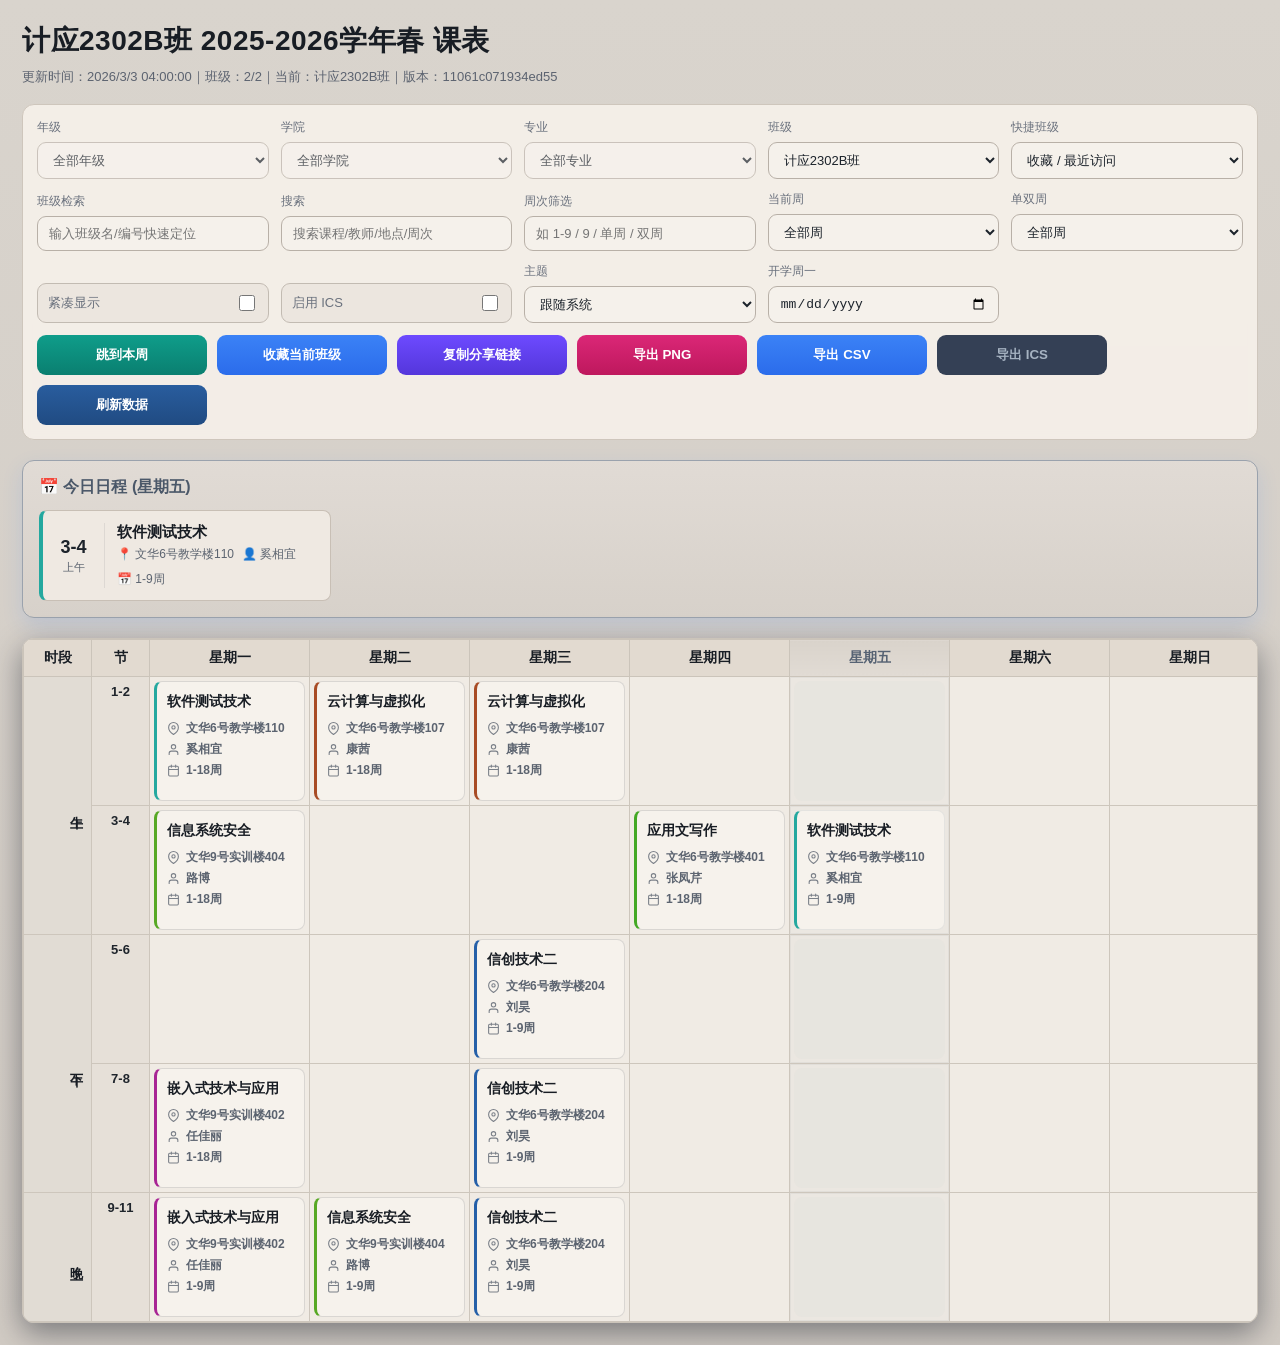
<file: public/index.html>
<!doctype html>
<html lang="zh-CN">
  <head>
    <meta charset="UTF-8" />
    <meta name="viewport" content="width=device-width, initial-scale=1.0" />
    <meta name="color-scheme" content="dark light" />
    <title>班级课表</title>
    <script>
      (() => {
        const key = "timetable_theme_v1";
        let preference = "system";
        try {
          const stored = localStorage.getItem(key);
          if (stored === "light" || stored === "dark" || stored === "system") {
            preference = stored;
          }
        } catch (error) {
          console.warn("read theme preference failed", error);
        }

        const prefersDark = window.matchMedia
          ? window.matchMedia("(prefers-color-scheme: dark)").matches
          : true;
        const applied = preference === "system"
          ? (prefersDark ? "dark" : "light")
          : preference;

        document.documentElement.dataset.themePreference = preference;
        document.documentElement.dataset.theme = applied;
      })();
    </script>
    <link rel="stylesheet" href="./styles.css?v=10" />
    <link rel="manifest" href="./manifest.json" />
  </head>
  <body>
    <main class="container">
      <header class="page-header">
        <h1 id="viewTitle">学校课表</h1>
        <p id="status" class="status">加载中...</p>
      </header>

      <section class="toolbar">
        <label class="control">
          <span>年级</span>
          <select id="gradeSelect"></select>
        </label>

        <label class="control">
          <span>学院</span>
          <select id="collegeSelect"></select>
        </label>

        <label class="control">
          <span>专业</span>
          <select id="majorSelect"></select>
        </label>

        <label class="control">
          <span>班级</span>
          <select id="classSelect"></select>
        </label>

        <label class="control">
          <span>快捷班级</span>
          <select id="quickClassSelect">
            <option value="">收藏 / 最近访问</option>
          </select>
        </label>

        <label class="control">
          <span>班级检索</span>
          <input id="classFilterInput" type="search" placeholder="输入班级名/编号快速定位" />
        </label>

        <label class="control grow">
          <span>搜索</span>
          <input id="searchInput" type="search" placeholder="搜索课程/教师/地点/周次" />
        </label>

        <label class="control">
          <span>周次筛选</span>
          <input id="weekFilterInput" type="search" placeholder="如 1-9 / 9 / 单周 / 双周" />
        </label>

        <label class="control">
          <span>当前周</span>
          <select id="weekNumberSelect">
            <option value="">全部周</option>
          </select>
        </label>

        <label class="control">
          <span>单双周</span>
          <select id="weekModeSelect">
            <option value="all">全部周</option>
            <option value="odd">仅单周</option>
            <option value="even">仅双周</option>
          </select>
        </label>

        <label class="control control-inline">
          <span>紧凑显示</span>
          <input id="compactToggle" type="checkbox" />
        </label>

        <label class="control control-inline">
          <span>启用 ICS</span>
          <input id="enableIcsToggle" type="checkbox" />
        </label>

        <label class="control">
          <span>主题</span>
          <select id="themeSelect">
            <option value="system">跟随系统</option>
            <option value="dark">深色</option>
            <option value="light">浅色</option>
          </select>
        </label>

        <label class="control">
          <span>开学周一</span>
          <input id="termStartInput" type="date" />
        </label>

        <div class="toolbar-actions">
          <button id="jumpCurrentWeekBtn" type="button">跳到本周</button>
          <button id="favoriteClassBtn" type="button">收藏当前班级</button>
          <button id="copyShareLinkBtn" type="button">复制分享链接</button>
          <button id="exportPngBtn" type="button">导出 PNG</button>
          <button id="exportCsvBtn" type="button">导出 CSV</button>
          <button id="exportIcsBtn" type="button" disabled>导出 ICS</button>
          <button id="reloadBtn" type="button">刷新数据</button>
        </div>
      </section>

      <section id="todaySchedule" class="today-schedule hidden"></section>

      <section id="tableContainer" class="table-wrap"></section>

      <div id="detailModal" class="detail-modal hidden" role="dialog" aria-modal="true" aria-hidden="true">
        <div id="detailModalBackdrop" class="detail-modal-backdrop"></div>
        <div class="detail-modal-panel" role="document">
          <div class="detail-modal-header">
            <h2 id="detailModalTitle">课程详情</h2>
            <button id="detailModalClose" type="button">关闭</button>
          </div>
          <div id="detailModalBody" class="detail-modal-body"></div>
        </div>
      </div>
      
      <!-- Toast Container -->
      <div id="toast-container" class="toast-container"></div>
      
      <!-- Loading Overlay -->
      <div id="loading-overlay" class="loading-overlay hidden">
          <div class="spinner"></div>
      </div>

    </main>
    <script src="./vendor/html2canvas.min.js"></script>
    <script type="module" src="./js/main.js?v=5"></script>
    <script>
      if ("serviceWorker" in navigator) {
        navigator.serviceWorker.register("./sw.js").catch(() => {});
      }
    </script>
  </body>
</html>
</file>
<file: public/styles.css>
/* ===== CSS Variables ===== */

:root {
  color-scheme: dark;
  --bg-body: radial-gradient(circle at top, #13233a 0%, #090f19 58%);
  --text-primary: #d7e5f3;
  --text-heading: #eef2f7;
  --text-secondary: #98afc7;
  --text-muted: #86a0bb;
  --panel-bg: rgba(10, 20, 34, 0.78);
  --panel-border: #22364e;
  --control-bg: #0f1724;
  --control-border: #2b3b4f;
  --input-bg: #0f1724;
  --input-border: #2b3b4f;
  --input-text: #d5e3f0;
  --table-wrap-bg: #0b1220;
  --table-wrap-border: #203248;
  --thead-bg: #070e17;
  --thead-border: #2a3b51;
  --cell-border: #25374d;
  --tbody-bg: #10222f;
  --session-bg: #081019;
  --period-bg: #0c1624;
  --card-bg: rgba(13, 39, 60, 0.65);
  --card-bg-hover: rgba(18, 48, 73, 0.98);
  --card-border: rgba(42, 81, 111, 0.3);
  --meta-text: #94a3b8;
  --today-panel-bg: linear-gradient(135deg, rgba(20, 35, 55, 0.9) 0%, rgba(13, 24, 38, 0.95) 100%);
  --today-panel-border: #3b82f6;
  --today-card-bg: rgba(30, 41, 59, 0.6);
  --today-card-bg-hover: rgba(30, 41, 59, 0.8);
  --today-card-border: #334155;
  --today-header-color: #60a5fa;
  --today-empty-bg: rgba(16, 30, 48, 0.6);
  --today-empty-border: #334155;
  --today-empty-text: #94a3b8;
  --today-empty-heading-color: #94a3b8;
  --today-time-border: rgba(255, 255, 255, 0.1);
  --period-badge-color: #ffffff;
  --compact-period-color: #dbeafe;
  --modal-backdrop: rgba(3, 8, 15, 0.72);
  --modal-bg: #0b1625;
  --modal-header-bg: #0d1a2b;
  --modal-border: #284160;
  --detail-card-bg: rgba(13, 39, 60, 0.72);
  --detail-card-border: #2a516f;
  --toast-bg: rgba(15, 23, 42, 0.95);
  --toast-border: #334155;
  --today-column-header-bg: linear-gradient(180deg, #13345b 0%, #0d2038 100%);
  --today-column-header-color: #dbeafe;
  --today-column-cell-bg: rgba(59, 130, 246, 0.08);
  --today-column-outline: rgba(96, 165, 250, 0.18);
  --today-column-empty-bg: rgba(37, 99, 235, 0.08);
  --today-column-card-border: rgba(96, 165, 250, 0.28);
  --png-export-bg: #09111b;
  --png-export-panel-bg: #0b1220;
  --png-export-panel-border: #203248;
}

:root[data-theme="light"] {
  color-scheme: light;
  --bg-body: linear-gradient(180deg, #d9d4cd 0%, #d1cbc4 100%);
  --text-primary: #1f252c;
  --text-heading: #181d24;
  --text-secondary: #5c6370;
  --text-muted: #6a717d;
  --panel-bg: rgba(244, 239, 233, 0.96);
  --panel-border: #cec6bc;
  --control-bg: #ece6df;
  --control-border: #c2bbb2;
  --input-bg: #f5f1eb;
  --input-border: #b8b0a7;
  --input-text: #1c232b;
  --table-wrap-bg: #f0ebe4;
  --table-wrap-border: #cbc4ba;
  --thead-bg: #e2dad0;
  --thead-border: #cbc4ba;
  --cell-border: #cdc6bc;
  --tbody-bg: #ebe5de;
  --session-bg: #e1dcd4;
  --period-bg: #e6e0d8;
  --card-bg: rgba(246, 242, 236, 0.98);
  --card-bg-hover: rgba(238, 233, 227, 1);
  --card-border: rgba(124, 125, 131, 0.24);
  --meta-text: #5c6470;
  --today-panel-bg: linear-gradient(180deg, rgba(225, 219, 213, 0.98) 0%, rgba(215, 209, 202, 0.98) 100%);
  --today-panel-border: #9aa2ad;
  --today-card-bg: #efe9e2;
  --today-card-bg-hover: #e6dfd7;
  --today-card-border: #c8bfb5;
  --today-header-color: #4b5869;
  --today-empty-bg: rgba(229, 223, 216, 0.98);
  --today-empty-border: #b7aea5;
  --today-empty-text: #646b76;
  --today-empty-heading-color: #4f5b6c;
  --today-time-border: rgba(15, 23, 42, 0.08);
  --period-badge-color: #1c232b;
  --compact-period-color: #4f5d70;
  --modal-backdrop: rgba(15, 23, 42, 0.28);
  --modal-bg: #f3eee8;
  --modal-header-bg: #e6dfd7;
  --modal-border: #cbc3b8;
  --detail-card-bg: #ebe4dc;
  --detail-card-border: #cfc6bb;
  --toast-bg: rgba(244, 239, 233, 0.98);
  --toast-border: #cbc3b8;
  --today-column-header-bg: linear-gradient(180deg, #d9d3cb 0%, #e1dbd4 100%);
  --today-column-header-color: #566273;
  --today-column-cell-bg: rgba(100, 112, 129, 0.035);
  --today-column-outline: rgba(100, 112, 129, 0.08);
  --today-column-empty-bg: rgba(100, 112, 129, 0.025);
  --today-column-card-border: rgba(100, 112, 129, 0.12);
  --png-export-bg: #d9d4cd;
  --png-export-panel-bg: #f3eee8;
  --png-export-panel-border: #cbc3b8;
}

/* ===== Reset ===== */

* {
  box-sizing: border-box;
}

/* ===== Base Layout ===== */

body {
  margin: 0;
  font-family: -apple-system, BlinkMacSystemFont, "Segoe UI", "PingFang SC",
    "Microsoft YaHei", sans-serif;
  background: var(--bg-body);
  color: var(--text-primary);
}

.container {
  max-width: 1360px;
  margin: 0 auto;
  padding: 22px;
}

.page-header {
  margin-bottom: 18px;
}

h1 {
  margin: 0;
  font-size: 28px;
  font-weight: 700;
  letter-spacing: 0.5px;
  color: var(--text-heading);
}

.status {
  margin: 8px 0 0;
  color: var(--text-secondary);
  font-size: 13px;
}

/* ===== Toolbar & Controls ===== */

.toolbar {
  display: grid;
  grid-template-columns: repeat(5, minmax(150px, 1fr));
  align-items: end;
  gap: 12px;
  margin-bottom: 20px;
  padding: 14px;
  border-radius: 12px;
  border: 1px solid var(--panel-border);
  background: var(--panel-bg);
  backdrop-filter: blur(4px);
}

.control {
  display: flex;
  flex-direction: column;
  gap: 6px;
}

.control > span {
  font-size: 12px;
  color: var(--text-muted);
}

.control-inline {
  flex-direction: row;
  align-items: center;
  justify-content: flex-start;
  gap: 8px;
  min-height: 40px;
  padding: 0 10px;
  border: 1px solid var(--control-border);
  border-radius: 9px;
  background: var(--control-bg);
}

.control-inline > span {
  margin-right: auto;
  color: var(--text-muted);
  font-size: 13px;
}

.control-inline input[type="checkbox"] {
  width: 16px;
  height: 16px;
  accent-color: #3b82f6;
}

.grow {
  flex: 1;
}

.toolbar-actions {
  grid-column: 1 / -1;
  display: flex;
  gap: 10px;
  flex-wrap: wrap;
}

.toolbar-actions > button {
  min-width: 170px;
}

/* ===== Form Elements ===== */

select,
input[type="search"],
input[type="date"] {
  border: 1px solid var(--input-border);
  border-radius: 9px;
  padding: 9px 11px;
  font-size: 13px;
  color: var(--input-text);
  background: var(--input-bg);
}

select:focus,
input[type="search"]:focus,
input[type="date"]:focus {
  outline: none;
  border-color: #3b82f6;
  box-shadow: 0 0 0 2px rgba(59, 130, 246, 0.22);
}

button {
  border: none;
  border-radius: 9px;
  height: 40px;
  padding: 0 16px;
  background: linear-gradient(180deg, #3b82f6 0%, #2b6ceb 100%);
  color: #fff;
  cursor: pointer;
  font-weight: 600;
  transition: background 0.2s ease, transform 0.16s ease;
}

button:hover {
  background: linear-gradient(180deg, #2f74e6 0%, #225acb 100%);
  transform: translateY(-1px);
}

button:disabled {
  background: #344055;
  color: #a6b3c2;
  cursor: not-allowed;
  transform: none;
}

/* ===== Button Variants ===== */

#reloadBtn {
  background: linear-gradient(180deg, #295d9e 0%, #204b82 100%);
}

#reloadBtn:hover {
  background: linear-gradient(180deg, #2c69b4 0%, #255792 100%);
}

#jumpCurrentWeekBtn {
  background: linear-gradient(180deg, #0f9d8a 0%, #0a7f70 100%);
}

#jumpCurrentWeekBtn:hover {
  background: linear-gradient(180deg, #13b19c 0%, #0b8d7c 100%);
}

#copyShareLinkBtn {
  background: linear-gradient(180deg, #6d4aff 0%, #5436db 100%);
}

#copyShareLinkBtn:hover {
  background: linear-gradient(180deg, #7b5cff 0%, #6041eb 100%);
}

#favoriteClassBtn.is-active {
  background: linear-gradient(180deg, #f59e0b 0%, #d97706 100%);
  color: #fff7ed;
}

#favoriteClassBtn.is-active:hover {
  background: linear-gradient(180deg, #fbbf24 0%, #ea860d 100%);
}

#exportPngBtn {
  background: linear-gradient(180deg, #db2777 0%, #be185d 100%);
}

#exportPngBtn:hover {
  background: linear-gradient(180deg, #ec4899 0%, #cf1d68 100%);
}

/* ===== Table Structure ===== */

.table-wrap {
  overflow: auto;
  background: var(--table-wrap-bg);
  border-radius: 12px;
  border: 1px solid var(--table-wrap-border);
  box-shadow: 0 10px 30px rgba(3, 10, 24, 0.42);
}

.schedule-table,
.legacy-table {
  width: 100%;
  border-collapse: collapse;
  min-width: 1000px;
}

.schedule-table thead th,
.legacy-table thead th {
  background: var(--thead-bg);
  color: var(--text-heading);
  border: 1px solid var(--thead-border);
  padding: 9px 8px;
  font-size: 14px;
  text-align: center;
  font-weight: 700;
  position: sticky;
  top: 0;
  z-index: 2;
}

.schedule-table td,
.schedule-table th,
.legacy-table td,
.legacy-table th {
  border: 1px solid var(--cell-border);
  font-size: 13px;
  vertical-align: top;
}

.schedule-table tbody td,
.legacy-table tbody td {
  background: var(--tbody-bg);
  color: var(--text-primary);
}

.schedule-table .session-cell {
  min-width: 68px;
  text-align: center;
  font-weight: 700;
  background: var(--session-bg);
  color: var(--text-heading);
  writing-mode: vertical-rl;
  text-orientation: upright;
  letter-spacing: 1px;
  padding: 7px 6px;
}

.schedule-table .period-cell {
  min-width: 58px;
  text-align: center;
  font-weight: 700;
  background: var(--period-bg);
  color: var(--text-primary);
  padding: 7px 6px;
}

.schedule-table .course-cell {
  width: 14.28%;
  min-width: 160px;
  min-height: 120px;
  padding: 4px;
  background: transparent;
}

.legacy-table th,
.legacy-table td {
  padding: 8px 10px;
}

.empty {
  padding: 18px;
  color: var(--meta-text);
  font-size: 14px;
}

/* ===== Course Card ===== */

.course-stack {
  display: flex;
  flex-direction: column;
  gap: 5px;
}

.course-card {
  border-radius: 8px;
  background: var(--card-bg);
  padding: 10px;
  min-height: 120px;
  width: 100%;
  border: 1px solid var(--card-border);
  text-align: left;
  display: flex;
  flex-direction: column;
  gap: 8px;
  transition: all 0.2s cubic-bezier(0.4, 0, 0.2, 1);
  overflow: hidden;
  position: relative;
  backdrop-filter: blur(4px);
  cursor: pointer;
  user-select: none;
}

.course-card:hover {
  transform: translateY(-3px) scale(1.02);
  box-shadow: 0 8px 20px rgba(0, 0, 0, 0.4);
  z-index: 10;
  background: var(--card-bg-hover);
  border-color: rgba(59, 130, 246, 0.5);
}

.course-card:active {
  transform: translateY(-1px) scale(1.01);
}

.course-header {
  display: flex;
  justify-content: space-between;
  align-items: flex-start;
  gap: 6px;
}

.course-name {
  color: var(--text-heading);
  font-size: 14px;
  font-weight: 700;
  line-height: 1.4;
  display: -webkit-box;
  -webkit-line-clamp: 3;
  -webkit-box-orient: vertical;
  overflow: hidden;
  white-space: normal;
  word-break: break-word;
}

.course-code-pill {
  font-size: 10px;
  color: #64748b;
  opacity: 0.8;
  white-space: nowrap;
  font-family: ui-monospace, SFMono-Regular, Menlo, Monaco, Consolas, monospace;
  background: rgba(0, 0, 0, 0.2);
  padding: 1px 4px;
  border-radius: 4px;
}

.course-body {
  display: flex;
  flex-direction: column;
  gap: 4px;
}

.meta-row {
  display: flex;
  align-items: center;
  gap: 6px;
  font-size: 12px;
  color: var(--meta-text);
  white-space: nowrap;
  overflow: hidden;
  text-overflow: ellipsis;
}

.meta-row svg {
  flex-shrink: 0;
  opacity: 0.8;
  width: 13px;
  height: 13px;
}

.meta-row span {
  overflow: hidden;
  text-overflow: ellipsis;
}

.more-courses-btn {
  width: 100%;
  margin-top: 6px;
  border: 1px dashed rgba(99, 130, 158, 0.4);
  background: rgba(18, 42, 61, 0.6);
  color: #cbd5e1;
  padding: 8px;
  border-radius: 6px;
  font-size: 12px;
  font-weight: 500;
  transition: all 0.2s;
  cursor: pointer;
}

.more-courses-btn:hover {
  background: rgba(59, 130, 246, 0.15);
  color: #60a5fa;
  border-color: #60a5fa;
  transform: translateY(-1px);
}

.empty-cell {
  min-height: 120px;
  height: 100%;
  border-radius: 8px;
  border: none;
  background: transparent;
}

/* ===== Course Card Compact Mode ===== */

.course-card.compact {
  min-height: 104px;
  padding: 8px;
  gap: 6px;
}

.course-card.compact .course-name {
  font-size: 13px;
  line-height: 1.35;
  -webkit-line-clamp: 2;
}

.course-card.compact .course-body {
  gap: 3px;
}

.course-card.compact .meta-row {
  font-size: 11px;
}

.course-card.compact .meta-row--period {
  color: var(--compact-period-color, #dbeafe);
  font-weight: 700;
}

.course-card.compact .meta-row--period span,
.course-card.compact .meta-row--period svg {
  color: inherit;
  opacity: 1;
}

.course-card.compact .meta-row span {
  display: block;
  min-width: 0;
}

/* ===== Today Column Highlighting ===== */

.schedule-table th.is-today-column {
  background: var(--today-column-header-bg);
  color: var(--today-column-header-color);
}

.schedule-table td.course-cell.is-today-column {
  background: var(--today-column-cell-bg);
  box-shadow: inset 0 0 0 1px var(--today-column-outline);
}

.schedule-table td.course-cell.is-today-column .empty-cell {
  background: var(--today-column-empty-bg);
}

.schedule-table td.course-cell.is-today-column .course-card {
  border-color: var(--today-column-card-border);
}

/* ===== Today Schedule ===== */

.today-schedule {
  margin-bottom: 20px;
  animation: fadeIn 0.4s ease-out;
}

.today-schedule.hidden {
  display: none;
}

.today-container {
  background: var(--today-panel-bg);
  border: 1px solid var(--today-panel-border);
  border-radius: 12px;
  padding: 16px;
  box-shadow: 0 8px 20px rgba(59, 130, 246, 0.15);
}

.today-header {
  font-size: 16px;
  font-weight: 700;
  color: var(--today-header-color);
  margin-bottom: 12px;
  display: flex;
  align-items: center;
  gap: 8px;
}

.today-grid {
  display: grid;
  grid-template-columns: repeat(auto-fill, minmax(280px, 1fr));
  gap: 12px;
}

.today-card {
  background: var(--today-card-bg);
  border: 1px solid var(--today-card-border);
  border-left-width: 4px;
  border-radius: 8px;
  padding: 12px;
  display: flex;
  gap: 12px;
  transition: transform 0.2s ease, box-shadow 0.2s ease;
}

.today-card:hover {
  transform: translateY(-2px);
  box-shadow: 0 4px 12px rgba(0, 0, 0, 0.2);
  background: var(--today-card-bg-hover);
}

.today-time {
  display: flex;
  flex-direction: column;
  align-items: center;
  justify-content: center;
  min-width: 50px;
  border-right: 1px solid var(--today-time-border);
  padding-right: 12px;
}

.period-badge {
  font-size: 18px;
  font-weight: 800;
  color: var(--period-badge-color);
}

.session-label {
  font-size: 11px;
  color: var(--meta-text);
  margin-top: 2px;
}

.today-info {
  flex: 1;
  display: flex;
  flex-direction: column;
  justify-content: center;
  gap: 4px;
}

.today-course {
  font-size: 15px;
  font-weight: 700;
  color: var(--text-heading);
}

.today-meta {
  display: flex;
  flex-wrap: wrap;
  gap: 8px;
  font-size: 12px;
  color: var(--meta-text);
}

.meta-item {
  display: flex;
  align-items: center;
  gap: 4px;
}

.today-empty {
  background: var(--today-empty-bg);
  border: 1px dashed var(--today-empty-border);
  border-radius: 12px;
  padding: 24px;
  text-align: center;
  color: var(--today-empty-text);
}

.today-empty .today-header {
  justify-content: center;
  margin-bottom: 8px;
  color: var(--today-empty-heading-color);
}

/* ===== Detail Modal ===== */

.detail-modal {
  position: fixed;
  inset: 0;
  z-index: 1000;
  display: flex;
  align-items: center;
  justify-content: center;
}

.detail-modal.hidden {
  display: none;
}

.detail-modal-backdrop {
  position: absolute;
  inset: 0;
  background: var(--modal-backdrop);
}

.detail-modal-panel {
  position: relative;
  width: min(780px, calc(100vw - 24px));
  max-height: calc(100vh - 36px);
  overflow: auto;
  border-radius: 12px;
  border: 1px solid var(--modal-border);
  background: var(--modal-bg);
  box-shadow: 0 18px 40px rgba(2, 8, 17, 0.5);
}

.detail-modal-header {
  position: sticky;
  top: 0;
  z-index: 1;
  display: flex;
  align-items: center;
  justify-content: space-between;
  padding: 12px 14px;
  border-bottom: 1px solid var(--modal-border);
  background: var(--modal-header-bg);
}

.detail-modal-header h2 {
  margin: 0;
  font-size: 18px;
}

.detail-modal-body {
  display: grid;
  gap: 10px;
  padding: 12px;
}

.detail-card {
  border: 1px solid var(--detail-card-border);
  border-radius: 10px;
  background: var(--detail-card-bg);
  padding: 10px;
  display: grid;
  gap: 4px;
  font-size: 13px;
}

/* ===== Toast Notifications ===== */

#toast-container {
  position: fixed;
  bottom: 24px;
  left: 50%;
  transform: translateX(-50%);
  display: flex;
  flex-direction: column;
  gap: 10px;
  z-index: 2000;
  pointer-events: none;
}

.toast {
  background: var(--toast-bg);
  color: var(--text-primary);
  padding: 12px 20px;
  border-radius: 8px;
  box-shadow: 0 4px 12px rgba(0, 0, 0, 0.3);
  font-size: 14px;
  display: flex;
  align-items: center;
  gap: 10px;
  min-width: 300px;
  max-width: 90vw;
  animation: slideUp 0.3s cubic-bezier(0.16, 1, 0.3, 1);
  border: 1px solid var(--toast-border);
  pointer-events: auto;
}

.toast.success {
  border-left: 4px solid #10b981;
}

.toast.error {
  border-left: 4px solid #ef4444;
}

.toast.info {
  border-left: 4px solid #3b82f6;
}

/* ===== Loading Overlay ===== */

#loading-overlay {
  position: fixed;
  inset: 0;
  background: rgba(3, 8, 15, 0.8);
  backdrop-filter: blur(4px);
  z-index: 3000;
  display: flex;
  flex-direction: column;
  align-items: center;
  justify-content: center;
  gap: 16px;
  opacity: 0;
  pointer-events: none;
  transition: opacity 0.3s ease;
}

#loading-overlay.visible {
  opacity: 1;
  pointer-events: auto;
}

.spinner {
  width: 48px;
  height: 48px;
  border: 4px solid rgba(59, 130, 246, 0.3);
  border-radius: 50%;
  border-top-color: #3b82f6;
  animation: spin 1s linear infinite;
}

.loading-text {
  color: #bfdbfe;
  font-size: 16px;
  font-weight: 500;
  letter-spacing: 1px;
}

/* ===== PNG Export ===== */

.png-export-root {
  position: fixed;
  top: 0;
  left: 0;
  z-index: 1;
  padding: 24px;
  background: var(--png-export-bg);
  pointer-events: none;
}

.png-export-panel {
  padding: 18px;
  background: var(--png-export-panel-bg);
  border: 1px solid var(--png-export-panel-border);
  border-radius: 16px;
}

.png-export-header {
  margin-bottom: 16px;
}

.png-export-header h2 {
  margin: 0 0 8px;
  color: var(--text-heading);
  font-size: 28px;
}

.png-export-header p {
  margin: 0 0 4px;
  color: var(--text-secondary);
  font-size: 14px;
}

.png-export-header .png-export-meta {
  color: var(--text-muted);
  font-size: 12px;
}

.png-export-root .table-wrap {
  overflow: visible;
  box-shadow: none;
}

/* ===== Animations ===== */

@keyframes fadeIn {
  from { opacity: 0; transform: translateY(10px); }
  to { opacity: 1; transform: translateY(0); }
}

@keyframes slideUp {
  from { opacity: 0; transform: translateY(20px); }
  to { opacity: 1; transform: translateY(0); }
}

@keyframes fadeOut {
  from { opacity: 1; transform: translateY(0); }
  to { opacity: 0; transform: translateY(-10px); }
}

@keyframes spin {
  to { transform: rotate(360deg); }
}

/* ===== Responsive ===== */

@media (max-width: 960px) {
  .toolbar {
    grid-template-columns: repeat(2, minmax(150px, 1fr));
  }

  .control,
  .grow {
    width: auto;
  }

  .toolbar-actions > button {
    flex: 1 1 calc(50% - 6px);
    min-width: 140px;
  }
}

@media (max-width: 640px) {
  .toolbar {
    grid-template-columns: 1fr;
  }

  .toolbar-actions {
    flex-direction: column;
  }

  .toolbar-actions > button {
    width: 100%;
    min-width: 0;
  }

  .today-grid {
    grid-template-columns: 1fr;
  }
}
</file>
